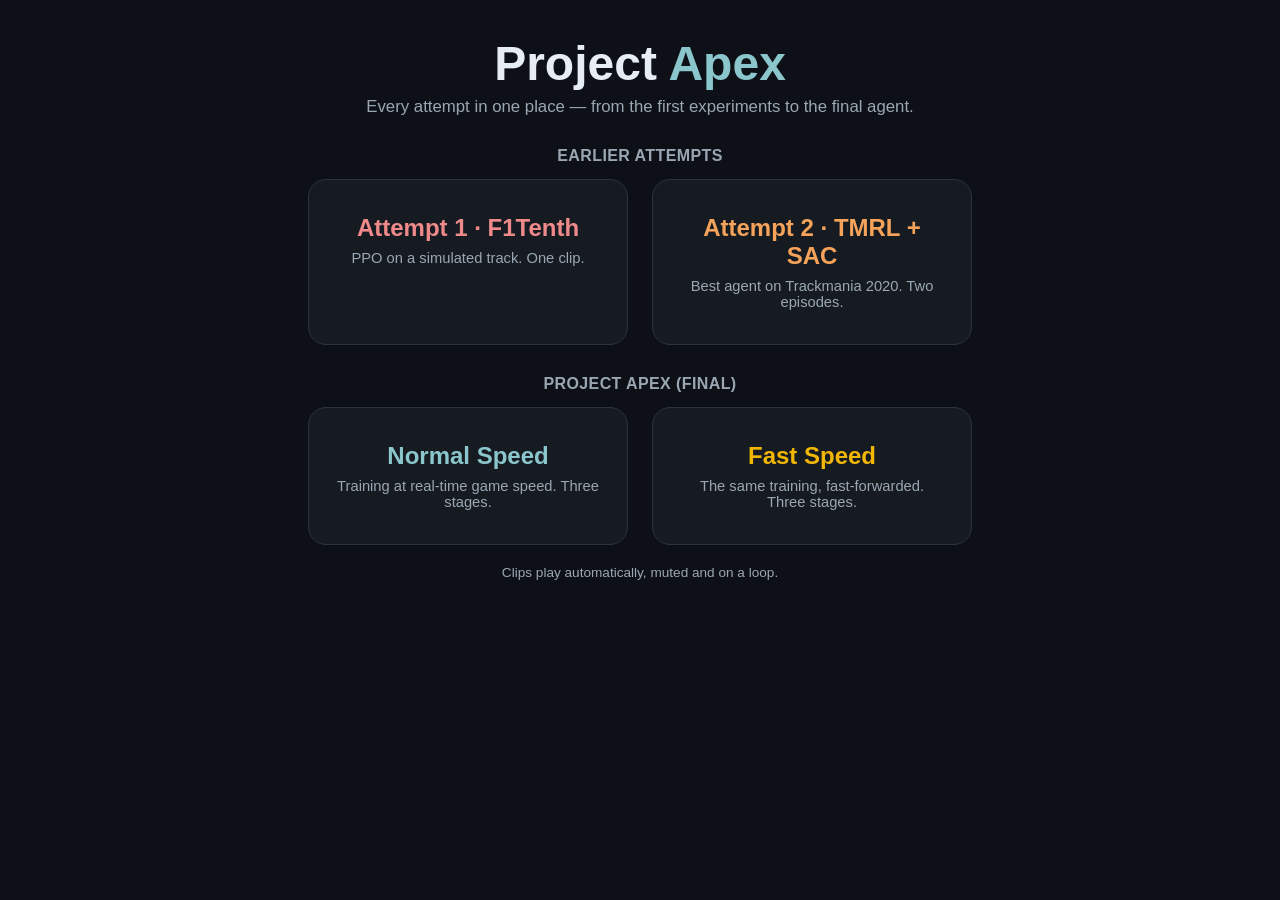
<file: index.html>
<!DOCTYPE html>
<html lang="en">
<head>
  <meta charset="utf-8">
  <meta name="viewport" content="width=device-width, initial-scale=1">
  <title>Project Apex - Training Clips</title>
  <link rel="stylesheet" href="styles.css">
</head>
<body>
  <main class="wrap landing">
    <h1>Project <span class="accent">Apex</span></h1>
    <p class="lead">Every attempt in one place &mdash; from the first experiments to the final agent.</p>

    <h2 class="group">Earlier attempts</h2>
    <div class="choices">
      <a class="choice f1tenth" href="f1tenth.html">
        <div class="big">Attempt 1 &middot; F1Tenth</div>
        <div class="small">PPO on a simulated track. One clip.</div>
      </a>
      <a class="choice tmrl" href="tmrl.html">
        <div class="big">Attempt 2 &middot; TMRL + SAC</div>
        <div class="small">Best agent on Trackmania 2020. Two episodes.</div>
      </a>
    </div>

    <h2 class="group">Project Apex (final)</h2>
    <div class="choices">
      <a class="choice normal" href="normal.html">
        <div class="big">Normal Speed</div>
        <div class="small">Training at real-time game speed. Three stages.</div>
      </a>
      <a class="choice fast" href="fast.html">
        <div class="big">Fast Speed</div>
        <div class="small">The same training, fast-forwarded. Three stages.</div>
      </a>
    </div>

    <p class="hint">Clips play automatically, muted and on a loop.</p>
  </main>
</body>
</html>
</file>
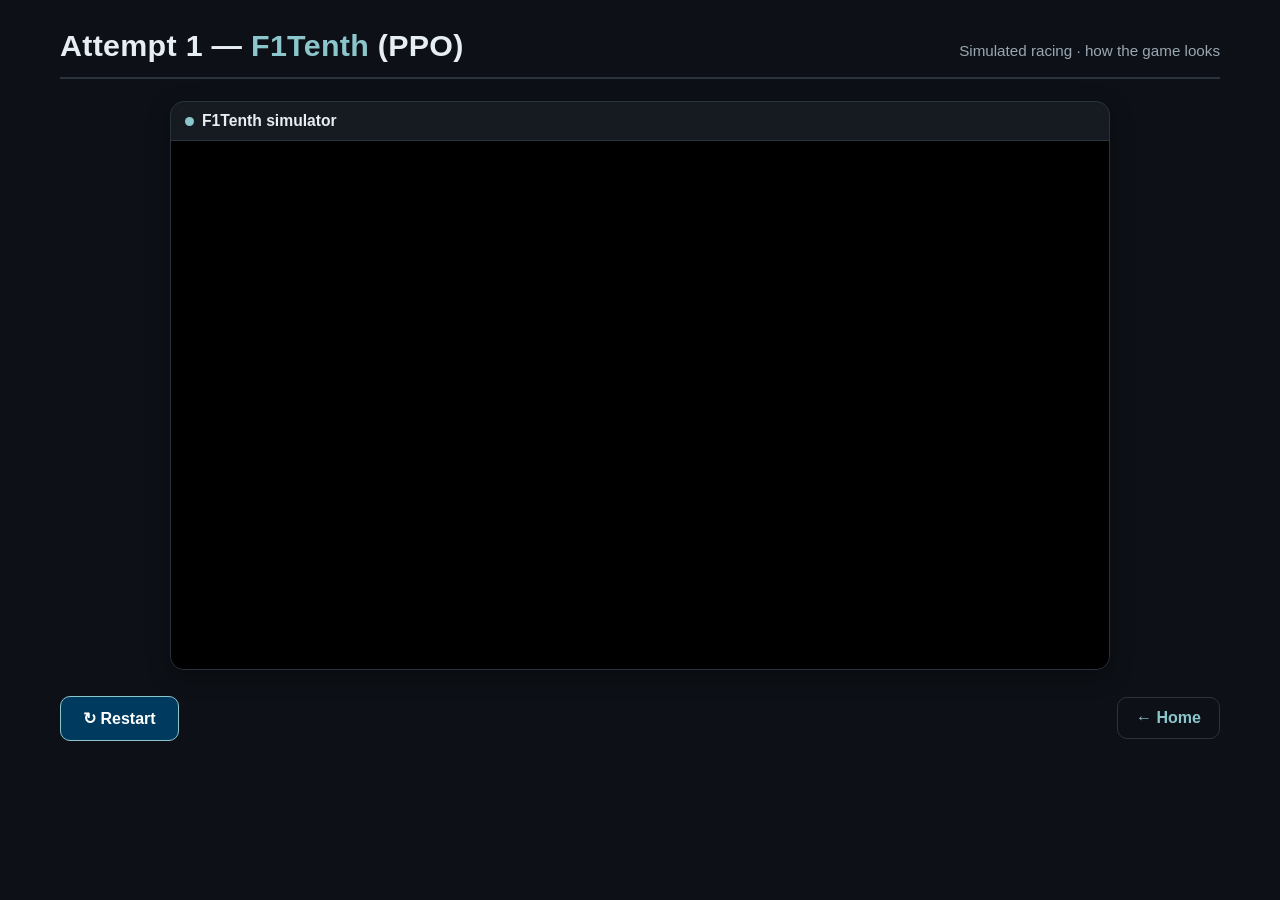
<file: f1tenth.html>
<!DOCTYPE html>
<html lang="en">
<head>
  <meta charset="utf-8">
  <meta name="viewport" content="width=device-width, initial-scale=1">
  <title>Project Apex - Attempt 1: F1Tenth</title>
  <link rel="stylesheet" href="styles.css">
</head>
<body>
  <main class="wrap">
    <header class="bar">
      <h1>Attempt 1 &mdash; <span class="accent">F1Tenth</span> (PPO)</h1>
      <div class="sub">Simulated racing &middot; how the game looks</div>
    </header>

    <section class="grid one">
      <div class="tile">
        <div class="cap"><span class="dot"></span>F1Tenth simulator</div>
        <div class="frame wide">
          <video src="assets/f1tenth.mp4" autoplay muted loop playsinline preload="auto"></video>
        </div>
      </div>
    </section>

    <div class="controls">
      <button class="sync" id="restart-all" type="button">&#8635; Restart</button>
      <a class="nav" href="index.html">&larr; Home</a>
    </div>
  </main>
  <script src="app.js"></script>
</body>
</html>
</file>
<file: styles.css>
/* Project Apex - training clip showcase
   Dark theme, square tiles, mobile-friendly. */

:root {
  --bg: #0d1117;
  --panel: #161b22;
  --border: #2b333d;
  --ink: #e6edf3;
  --muted: #9aa7b2;
  --apex: #003b5f;       /* Project Apex blue */
  --apex-light: #8ac6cb; /* HSEL light blue accent */
  --fast: #f2b705;       /* gold accent for "fast speed" */
}

* { box-sizing: border-box; }

html, body {
  margin: 0;
  padding: 0;
  background: var(--bg);
  color: var(--ink);
  font-family: -apple-system, "Segoe UI", Roboto, Helvetica, Arial, sans-serif;
}

.wrap {
  max-width: 1200px;
  margin: 0 auto;
  padding: 28px 20px 48px;
}

header.bar {
  display: flex;
  align-items: baseline;
  justify-content: space-between;
  flex-wrap: wrap;
  gap: 10px;
  border-bottom: 2px solid var(--border);
  padding-bottom: 14px;
  margin-bottom: 22px;
}

header.bar h1 {
  font-size: clamp(1.2rem, 2.6vw, 1.9rem);
  margin: 0;
  letter-spacing: .3px;
}

header.bar h1 .accent { color: var(--apex-light); }
header.bar.fast h1 .accent { color: var(--fast); }

header.bar .sub {
  color: var(--muted);
  font-size: .95rem;
}

/* Three square tiles */
.grid {
  display: grid;
  grid-template-columns: repeat(3, 1fr);
  gap: 18px;
}

.tile {
  background: var(--panel);
  border: 1px solid var(--border);
  border-radius: 14px;
  overflow: hidden;
  box-shadow: 0 6px 22px rgba(0, 0, 0, .35);
}

.tile .cap {
  display: flex;
  align-items: center;
  gap: 8px;
  padding: 10px 14px;
  font-weight: 600;
  font-size: .98rem;
  border-bottom: 1px solid var(--border);
}

.tile .cap .dot {
  width: 9px; height: 9px; border-radius: 50%;
  background: var(--apex-light);
}
.fast .tile .cap .dot { background: var(--fast); }

.tile .cap .stage { color: var(--muted); font-weight: 500; margin-left: auto; font-size: .82rem; }

.tile .frame {
  position: relative;
  width: 100%;
  aspect-ratio: 1 / 1;   /* square window */
  background: #000;
}

.tile video {
  position: absolute;
  inset: 0;
  width: 100%;
  height: 100%;
  object-fit: cover;     /* fill the square (crops 16:9 edges) */
  display: block;
}

/* Larger 16:9 stages for the "approach" pages (one or two big boxes) */
.grid.one { grid-template-columns: 1fr; max-width: 940px; margin: 0 auto; }
.grid.two { grid-template-columns: repeat(2, 1fr); }

.tile .frame.wide { aspect-ratio: 16 / 9; }
.tile .frame.wide video { object-fit: contain; } /* show the whole frame, no crop */

/* Controls */
.controls {
  display: flex;
  align-items: center;
  justify-content: space-between;
  flex-wrap: wrap;
  gap: 14px;
  margin: 26px 0 0;
}

button.sync {
  appearance: none;
  border: 1px solid var(--apex-light);
  background: var(--apex);
  color: #fff;
  font: inherit;
  font-weight: 600;
  padding: 12px 22px;
  border-radius: 10px;
  cursor: pointer;
  transition: transform .06s ease, background .15s ease;
}
.fast button.sync { border-color: var(--fast); background: #6b5300; }
button.sync:hover { background: #0a4f7a; }
.fast button.sync:hover { background: #8a6c00; }
button.sync:active { transform: translateY(1px); }

a.nav, a.home {
  color: var(--apex-light);
  text-decoration: none;
  font-weight: 600;
  border: 1px solid var(--border);
  padding: 11px 18px;
  border-radius: 10px;
  transition: border-color .15s ease, color .15s ease;
}
.fast a.nav { color: var(--fast); }
a.nav:hover, a.home:hover { border-color: var(--apex-light); }
.fast a.nav:hover { border-color: var(--fast); }

.hint { color: var(--muted); font-size: .85rem; margin-top: 20px; }

/* Landing page */
.landing {
  text-align: center;
  padding-top: 4vh;
}
.landing h1 { font-size: clamp(1.8rem, 5vw, 3rem); margin: 0 0 6px; }
.landing h1 .accent { color: var(--apex-light); }
.landing p.lead { color: var(--muted); font-size: 1.05rem; margin: 0 0 18px; }
.landing h2.group {
  font-size: 1.0rem;
  color: var(--muted);
  font-weight: 600;
  letter-spacing: .4px;
  text-transform: uppercase;
  margin: 30px 0 14px;
}
.landing .choices {
  display: grid;
  grid-template-columns: repeat(2, minmax(220px, 320px));
  gap: 24px;
  justify-content: center;
}
.landing .choice {
  display: block;
  text-decoration: none;
  color: var(--ink);
  background: var(--panel);
  border: 1px solid var(--border);
  border-radius: 18px;
  padding: 34px 26px;
  transition: transform .08s ease, border-color .15s ease;
}
.landing .choice:hover { transform: translateY(-3px); border-color: var(--apex-light); }
.landing .choice .big { font-size: 1.5rem; font-weight: 700; margin-bottom: 8px; }
.landing .choice.normal .big { color: var(--apex-light); }
.landing .choice.fast .big { color: var(--fast); }
.landing .choice.f1tenth .big { color: #f08a8a; } /* red, like the slide */
.landing .choice.tmrl .big { color: #f5a35a; }    /* orange, like the slide */
.landing .choice .small { color: var(--muted); font-size: .92rem; }

/* Mobile: stack into one column so the QR-scanned phone view works */
@media (max-width: 720px) {
  .grid { grid-template-columns: 1fr; }
  .landing .choices { grid-template-columns: 1fr; }
}
</file>
